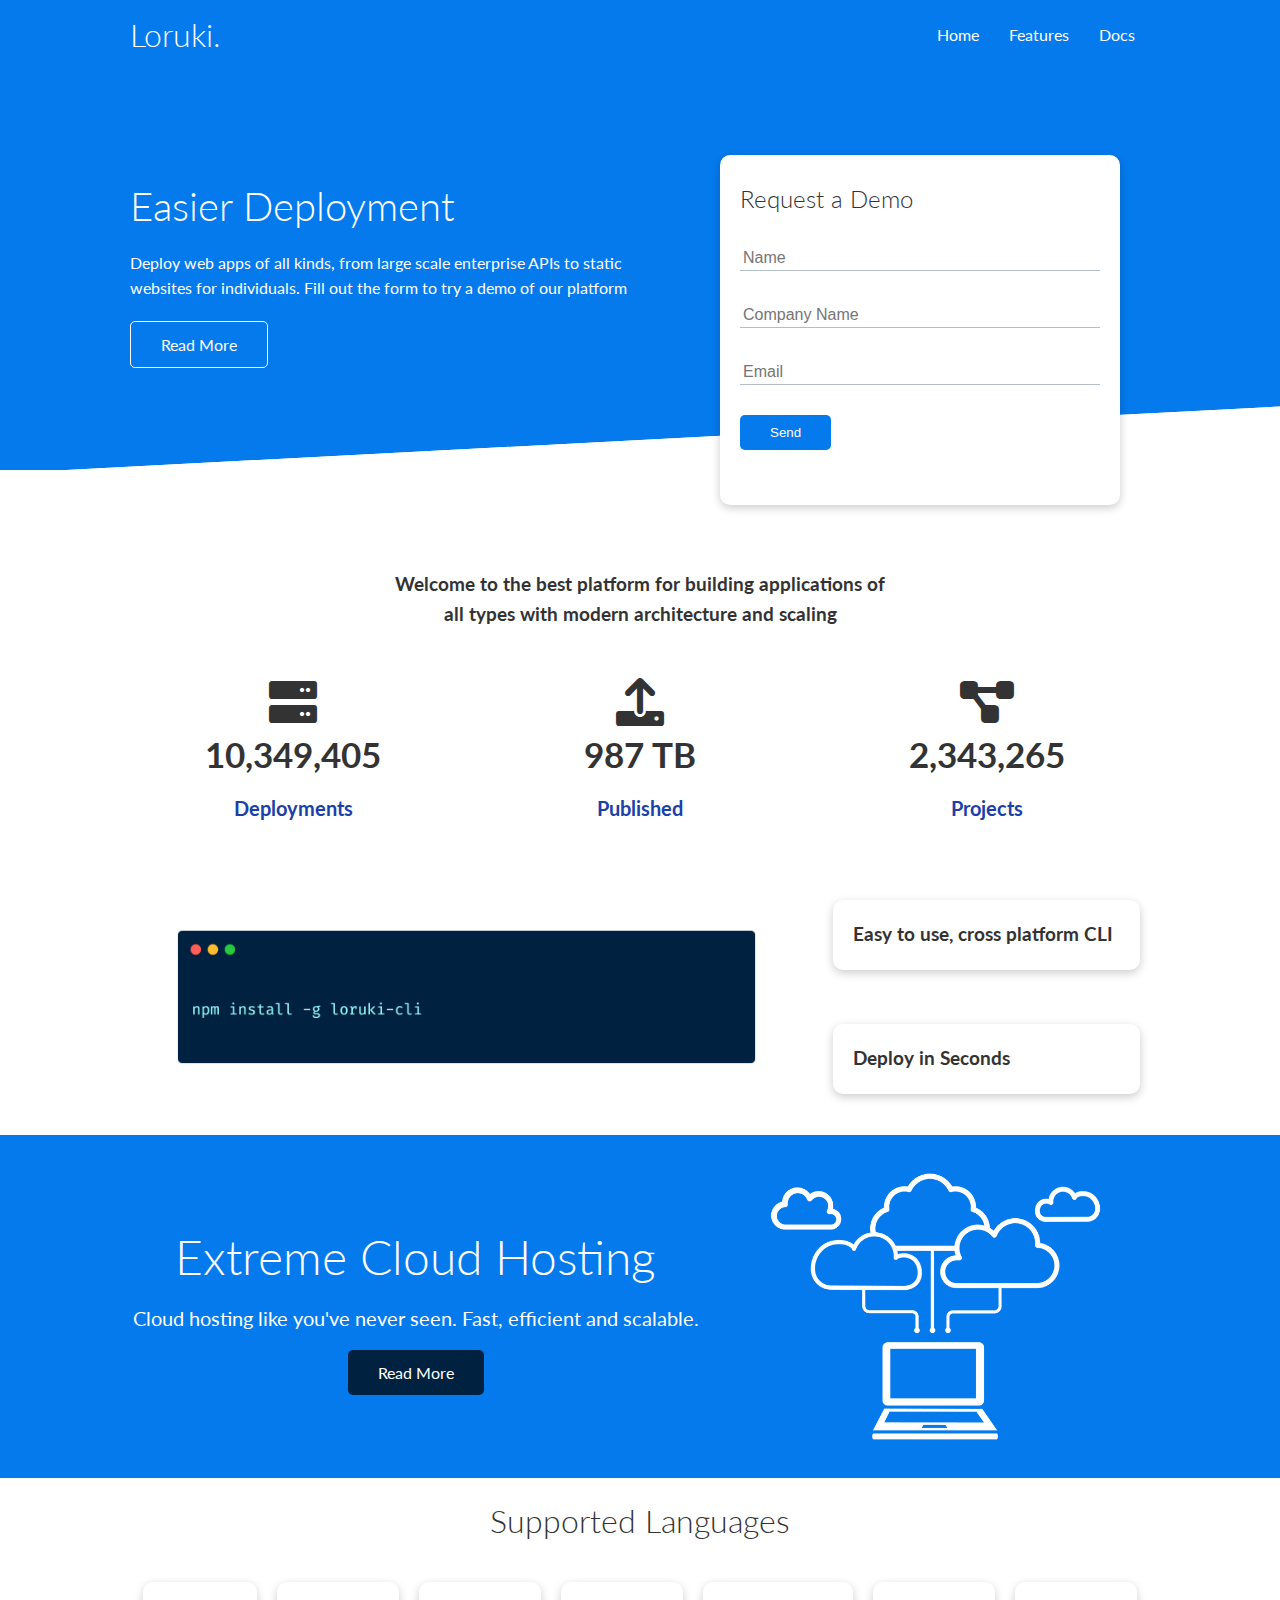
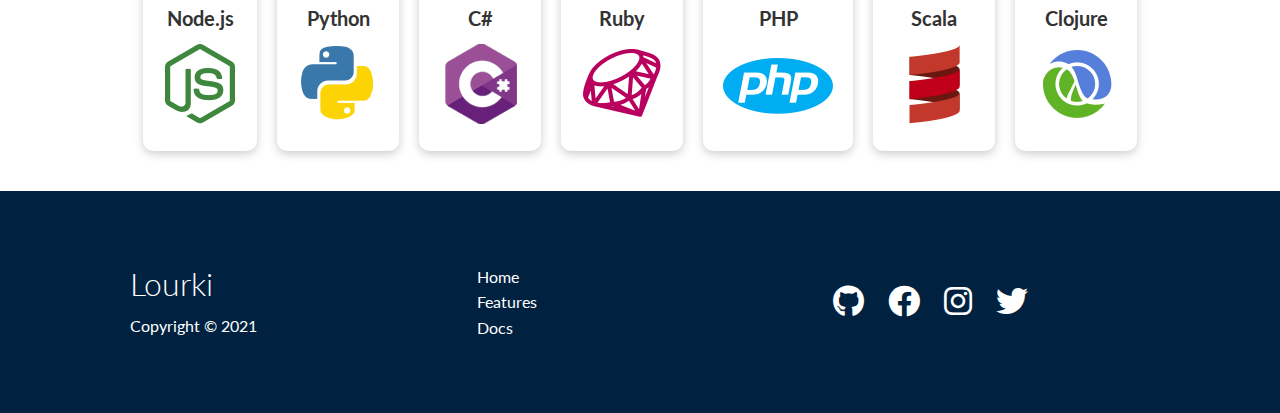
<file: index.html>
<!DOCTYPE html>
<html lang="en">

<head>
  <meta charset="UTF-8">
  <meta http-equiv="X-UA-Compatible" content="IE=edge">
  <meta name="viewport" content="width=device-width, initial-scale=1.0">

  <link rel="stylesheet" href="https://cdnjs.cloudflare.com/ajax/libs/font-awesome/6.0.0-beta3/css/all.min.css">
  <link rel="stylesheet" href="./css/utilities.css">
  <link rel="stylesheet" href="./css/style.css">

  <title>Loruki | Cloud Hosting For Everyone</title>

</head>

<body>

  <!-- Navbar -->
  <div class="navbar">
    <div class="container flex">
      <h1 class="logo">Loruki.</h1>
      <nav>
        <ul>
          <li><a href="./index.html">Home</a></li>
          <li><a href="./features.html">Features</a></li>
          <li><a href="./docs.html">Docs</a></li>
        </ul>
      </nav>
    </div>
  </div>

  <!-- Showcase -->

  <section class="showcase">
    <div class="container grid">

      <div class="showcase-text">
        <h1>Easier Deployment</h1>
        <p>Deploy web apps of all kinds, from large scale enterprise APIs to static websites for individuals. Fill out
          the form to
          try a demo of our platform</p>
        <a href="features.html" class="btn btn-outline">Read More</a>
      </div>

      <div class="showcase-form card">
        <h2>Request a Demo</h2>

        <form>
          <div class="form-control">
            <input type="text" name="name" placeholder="Name" required autocomplete="off">
          </div>
          <div class="form-control">
            <input type="text" name="company" placeholder="Company Name" required autocomplete="off">
          </div>
          <div class="form-control">
            <input type="text" name="email" placeholder="Email" required autocomplete="off">
          </div>
          <input type="submit" value="Send" class="btn btn-primary">
        </form>
      </div>
    </div>
  </section>

  <!-- Stats -->

  <section class="stats">
    <div class="container">
      <h3 class="stats-heading text-center my-1">
        Welcome to the best platform for building applications of all types
        with modern architecture and scaling
      </h3>

      <div class="grid grid-3 text-center my-4">
        <div>
          <i class="fas fa-server fa-3x"></i>
          <h3>10,349,405</h3>
          <p class="text-secondary">Deployments</p>
        </div>
        <div>
          <i class="fas fa-upload fa-3x"></i>
          <h3>987 TB</h3>
          <p class="text-secondary">Published</p>
        </div>
        <div>
          <i class="fas fa-project-diagram fa-3x"></i>
          <h3>2,343,265</h3>
          <p class="text-secondary">Projects</p>
        </div>
      </div>
    </div>
  </section>

  <!-- CLI -->

  <section class="cli">
    <div class="container grid">
      <img src="./images/cli.png" alt="">
      <div class="card">
        <h3>Easy to use, cross platform CLI</h3>
      </div>
      <div class="card">
        <h3>Deploy in Seconds</h3>
      </div>
    </div>
  </section>

  <!-- Cloud -->

  <section class="cloud bg-primary my-2 py-2">
    <div class="container grid">
      <div class="text-center">
        <h2 class="lg">Extreme Cloud Hosting</h2>
        <p class="lead my-1">Cloud hosting like you've never seen. Fast, efficient and scalable.</p>
        <a href="./features.html" class="btn btn-dark">Read More</a>
      </div>
      <img src="./images/cloud.png" alt="">
    </div>
  </section>

  <!-- Languages -->

  <section class="languages">
    <h2 class="md text-center my-2">Supported Languages</h2>
    <div class="container flex">
      <div class="card">
        <h4>Node.js</h4>
        <img src="./images/logos/node.png" alt="">
      </div>
      <div class="card">
        <h4>Python</h4>
        <img src="images/logos/python.png" alt="">
      </div>
      <div class="card">
        <h4>C#</h4>
        <img src="images/logos/csharp.png" alt="">
      </div>
      <div class="card">
        <h4>Ruby</h4>
        <img src="images/logos/ruby.png" alt="">
      </div>
      <div class="card">
        <h4>PHP</h4>
        <img src="images/logos/php.png" alt="">
      </div>
      <div class="card">
        <h4>Scala</h4>
        <img src="images/logos/scala.png" alt="">
      </div>
      <div class="card">
        <h4>Clojure</h4>
        <img src="images/logos/clojure.png" alt="">
      </div>
    </div>
  </section>

  <!-- Footer -->

  <section class="footer bg-dark py-5">
    <div class="container grid grid-3">
      <div>
        <h1>Lourki</h1>
        <p>Copyright &copy; 2021</p>
      </div>
      <nav>
        <ul>
          <li><a href="./index.html">Home</a></li>
          <li><a href="./features.html">Features</a></li>
          <li><a href="./docs.html">Docs</a></li>
        </ul>
      </nav>
      <div class="social">
        <a href="#"><i class="fab fa-github fa-2x"></i></a>
        <a href="#"><i class="fab fa-facebook fa-2x"></i></a>
        <a href="#"><i class="fab fa-instagram fa-2x"></i></a>
        <a href="#"><i class="fab fa-twitter fa-2x"></i></a>
      </div>
    </div>
  </section>

</body>

</html>
</file>
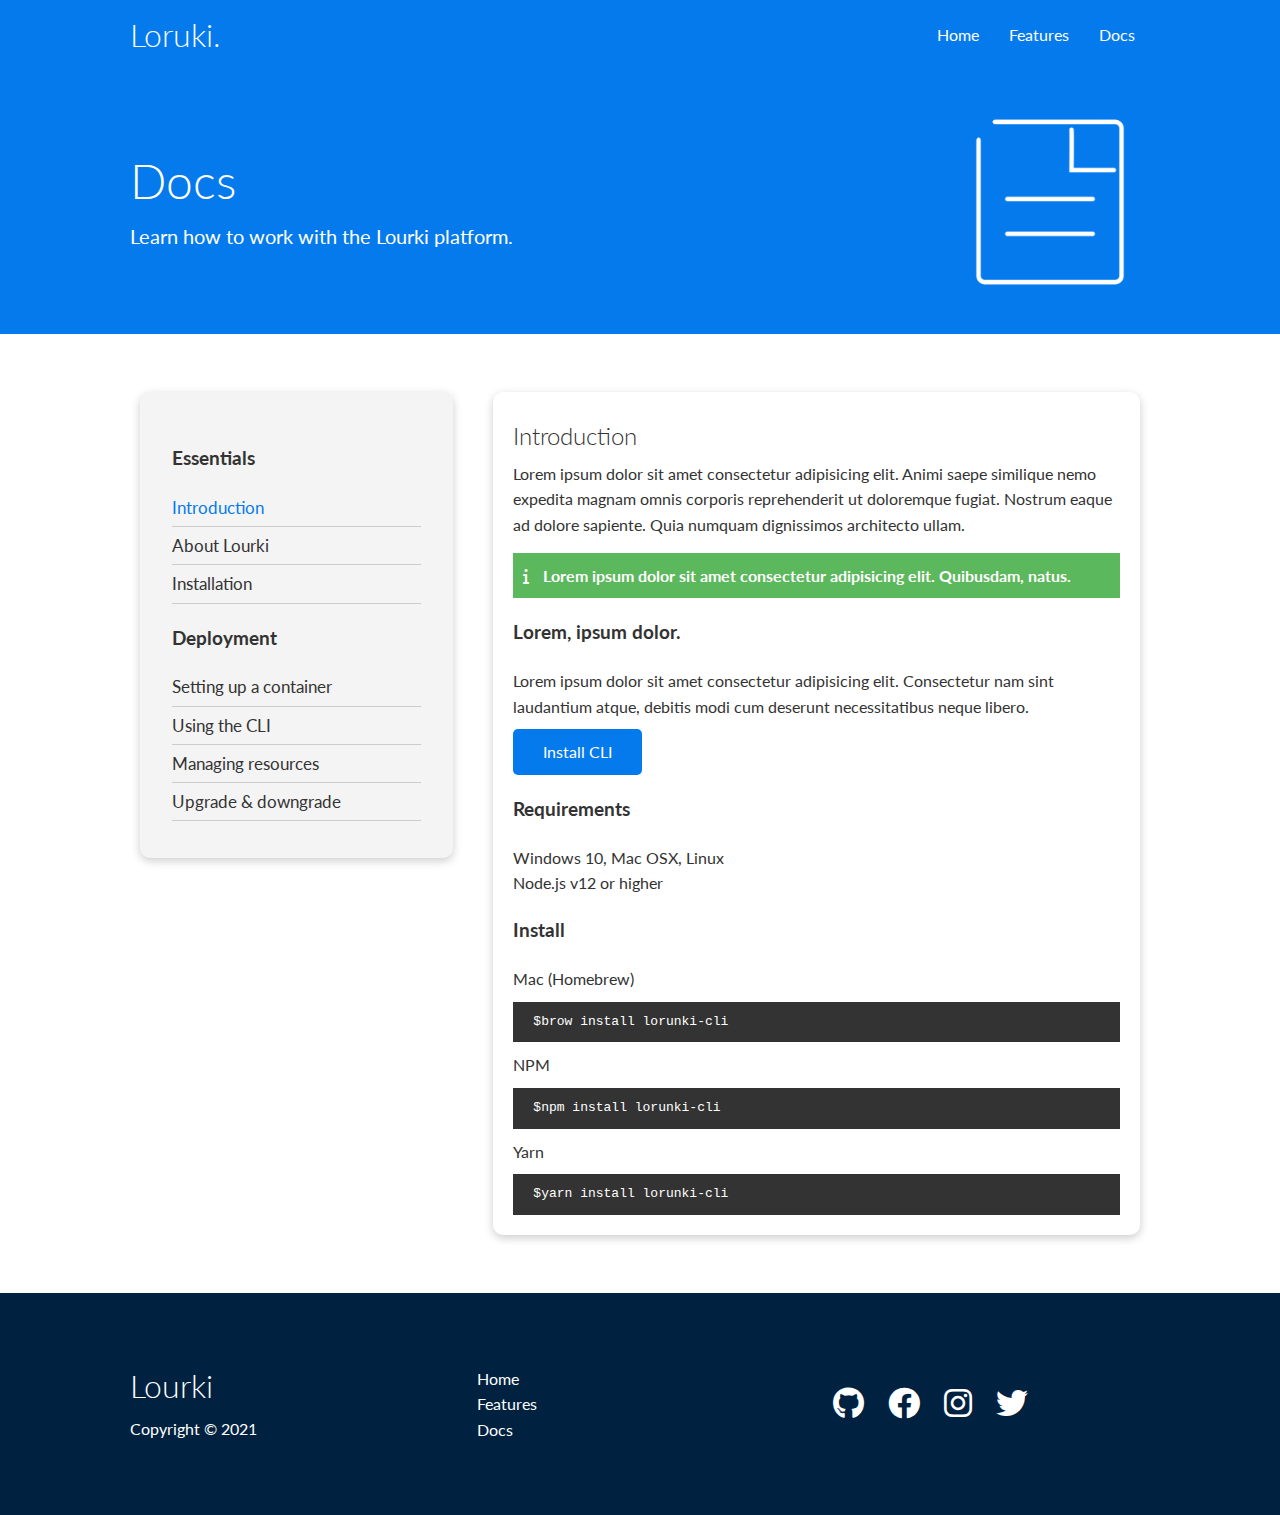
<file: docs.html>
<!DOCTYPE html>
<html lang="en">

<head>
  <meta charset="UTF-8">
  <meta http-equiv="X-UA-Compatible" content="IE=edge">
  <meta name="viewport" content="width=device-width, initial-scale=1.0">

  <link rel="stylesheet" href="https://cdnjs.cloudflare.com/ajax/libs/font-awesome/6.0.0-beta3/css/all.min.css">
  <link rel="stylesheet" href="./css/utilities.css">
  <link rel="stylesheet" href="./css/style.css">

  <title>Loruki | Cloud Hosting For Everyone</title>

</head>

<body>

  <!-- Navbar -->
  <div class="navbar">
    <div class="container flex">
      <h1 class="logo">Loruki.</h1>
      <nav>
        <ul>
          <li><a href="./index.html">Home</a></li>
          <li><a href="./features.html">Features</a></li>
          <li><a href="./docs.html">Docs</a></li>
        </ul>
      </nav>
    </div>
  </div>

  <!-- Head -->
  <section class="docs-head bg-primary py-3">
    <div class="container grid">
      <div>
        <h1 class="xl">Docs</h1>
        <p class="lead">Learn how to work with the Lourki platform.</p>
      </div>
      <img src="./images/docs.png" alt="">
    </div>
  </section>

  <!-- Docs Main -->

  <section class="docs-main my-4">
    <div class="container grid">
      <div class="card bg-light p-3">
        <h3 class="my-2">Essentials</h3>
        <nav>
          <ul>
            <li><a href="#" class="text-primary">Introduction</a></li>
            <li><a href="#">About Lourki</a></li>
            <li><a href="#">Installation</a></li>
          </ul>
        </nav>

        <h3 class="my-2">Deployment</h3>
        <nav>
          <ul>
            <li><a href="#">Setting up a container</a></li>
            <li><a href="#">Using the CLI</a></li>
            <li><a href="#">Managing resources</a></li>
            <li><a href="#">Upgrade & downgrade</a></li>
          </ul>
        </nav>
      </div>

      <div class="card">
        <h2>Introduction</h2>
        <p>Lorem ipsum dolor sit amet consectetur adipisicing elit. Animi saepe similique nemo expedita magnam omnis
          corporis reprehenderit ut doloremque fugiat. Nostrum eaque ad dolore sapiente. Quia numquam dignissimos
          architecto ullam.</p>
        <div class="alert alert-success">
          <i class="fas fa-info"></i>
          Lorem ipsum dolor sit amet consectetur adipisicing elit. Quibusdam, natus.
        </div>
        <h3>Lorem, ipsum dolor.</h3>
        <p>Lorem ipsum dolor sit amet consectetur adipisicing elit. Consectetur nam sint laudantium atque, debitis modi
          cum deserunt necessitatibus neque libero.</p>
        <a href="#" class="btn btn-primary">Install CLI</a>
        <h3>Requirements</h3>
        <ul>
          <li>Windows 10, Mac OSX, Linux</li>
          <li>Node.js v12 or higher</li>
        </ul>
        <h3>Install</h3>
        <p>Mac (Homebrew)</p>
        <pre><code>$brow install lorunki-cli</code></pre>

        <p>NPM</p>
        <pre><code>$npm install lorunki-cli</code></pre>

        <p>Yarn</p>
        <pre><code>$yarn install lorunki-cli</code></pre>

      </div>
    </div>
  </section>


  <!-- Footer -->

  <section class="footer bg-dark py-5">
    <div class="container grid grid-3">
      <div>
        <h1>Lourki</h1>
        <p>Copyright &copy; 2021</p>
      </div>
      <nav>
        <ul>
          <li><a href="./index.html">Home</a></li>
          <li><a href="./features.html">Features</a></li>
          <li><a href="./docs.html">Docs</a></li>
        </ul>
      </nav>
      <div class="social">
        <a href="#"><i class="fab fa-github fa-2x"></i></a>
        <a href="#"><i class="fab fa-facebook fa-2x"></i></a>
        <a href="#"><i class="fab fa-instagram fa-2x"></i></a>
        <a href="#"><i class="fab fa-twitter fa-2x"></i></a>
      </div>
    </div>
  </section>

</body>

</html>
</file>
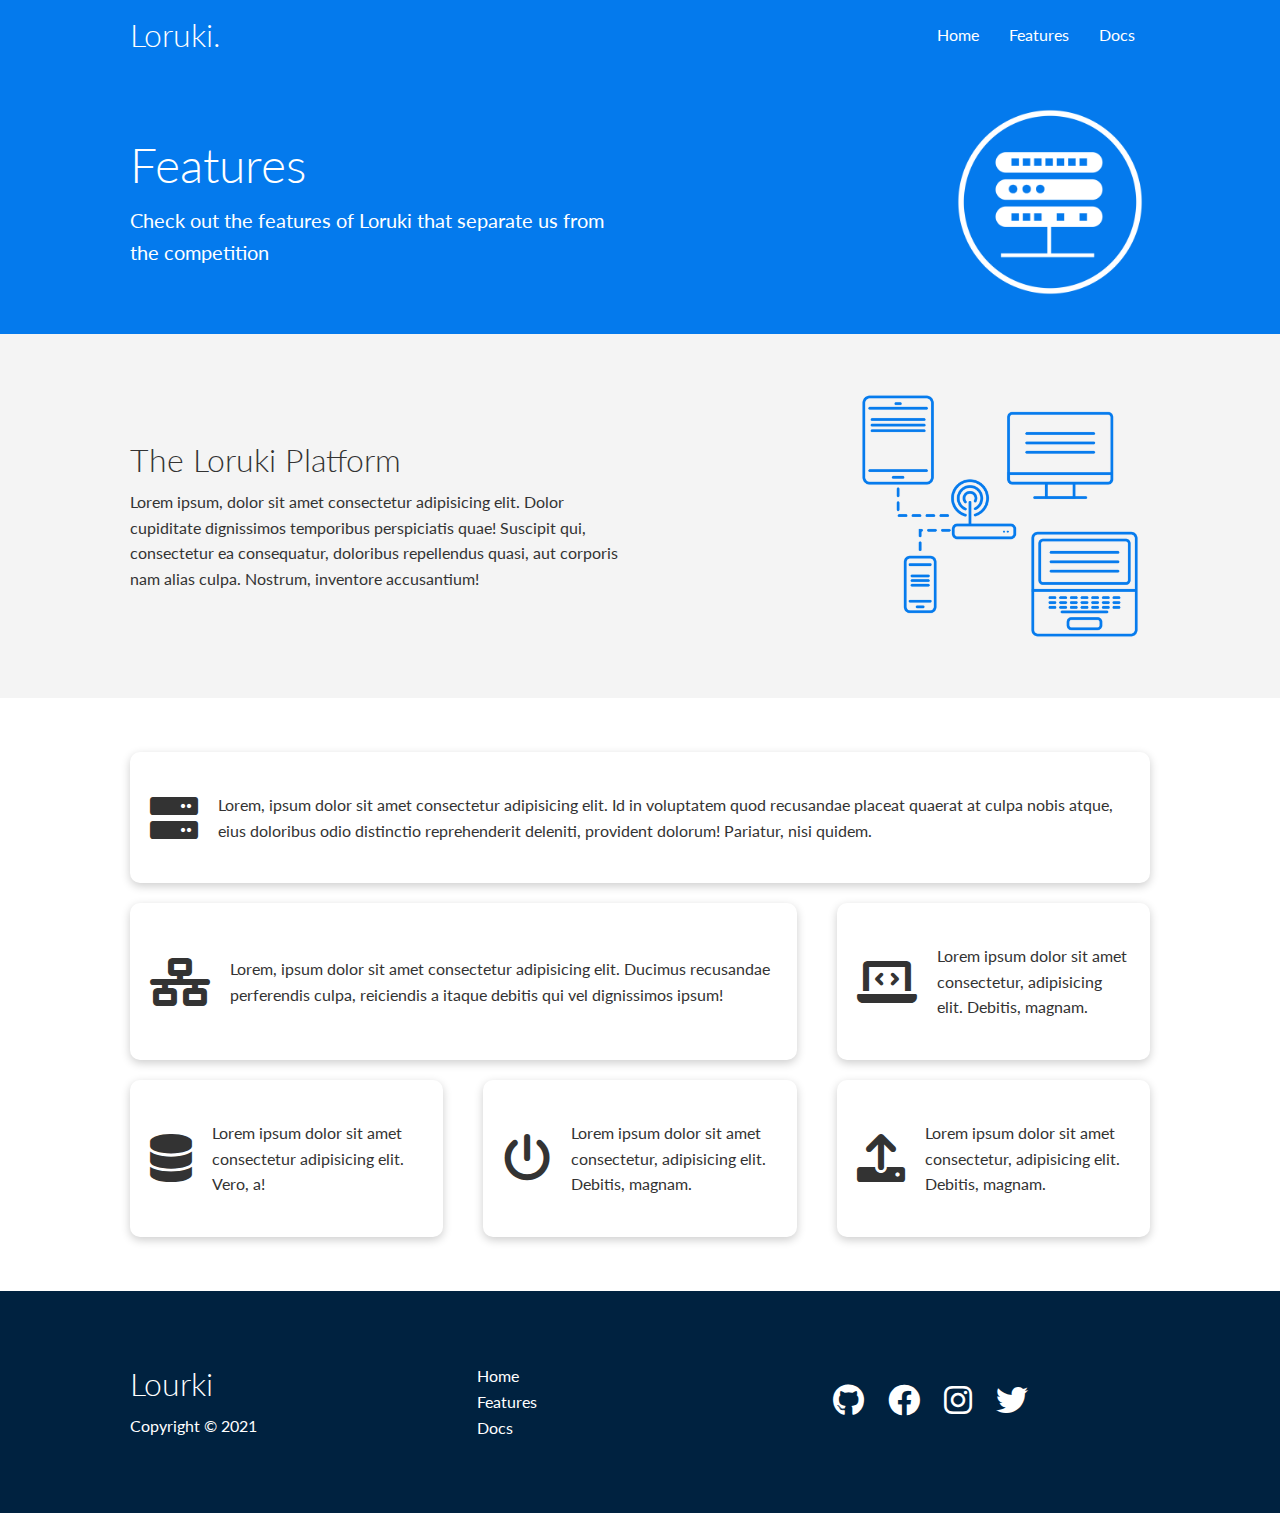
<file: features.html>
<!DOCTYPE html>
<html lang="en">

<head>
  <meta charset="UTF-8">
  <meta http-equiv="X-UA-Compatible" content="IE=edge">
  <meta name="viewport" content="width=device-width, initial-scale=1.0">

  <link rel="stylesheet" href="https://cdnjs.cloudflare.com/ajax/libs/font-awesome/6.0.0-beta3/css/all.min.css">
  <link rel="stylesheet" href="./css/utilities.css">
  <link rel="stylesheet" href="./css/style.css">

  <title>Loruki | Cloud Hosting For Everyone</title>

</head>

<body>

  <!-- Navbar -->
  <div class="navbar">
    <div class="container flex">
      <h1 class="logo">Loruki.</h1>
      <nav>
        <ul>
          <li><a href="./index.html">Home</a></li>
          <li><a href="./features.html">Features</a></li>
          <li><a href="./docs.html">Docs</a></li>
        </ul>
      </nav>
    </div>
  </div>

  <!-- Head -->
  <section class="features-head bg-primary py-3">
    <div class="container grid">
      <div>
        <h1 class="xl">Features</h1>
        <p class="lead">Check out the features of Loruki that separate us from the
          competition</p>
      </div>
      <img src="./images/server.png" alt="">
    </div>
  </section>

  <!-- Sub Head -->

  <section class="features-sub-head bg-light py-3">
    <div class="container grid">
      <div>
        <h1 class="md">The Loruki Platform</h1>
        <p>
          Lorem ipsum, dolor sit amet consectetur adipisicing elit. Dolor cupiditate dignissimos temporibus perspiciatis
          quae!
          Suscipit qui, consectetur ea consequatur, doloribus repellendus quasi, aut corporis nam alias culpa. Nostrum,
          inventore accusantium!
        </p>
      </div>
      <img src="images/server2.png" alt="">
    </div>
  </section>

  <!-- Features Main -->

  <section class="features-main my-2">
    <div class="container grid grid-3">
      <div class="card flex">
        <i class="fas fa-server fa-3x"></i>
        <p>Lorem, ipsum dolor sit amet consectetur adipisicing elit. Id in voluptatem quod recusandae placeat quaerat at
          culpa nobis atque, eius doloribus odio distinctio reprehenderit deleniti, provident dolorum! Pariatur, nisi
          quidem.</p>
      </div>
      <div class="card flex">
        <i class="fas fa-network-wired fa-3x"></i>
        <p>
          Lorem, ipsum dolor sit amet consectetur adipisicing elit. Ducimus
          recusandae perferendis culpa, reiciendis a itaque debitis qui vel
          dignissimos ipsum!
        </p>
      </div>
      <div class="card flex">
        <i class="fas fa-laptop-code fa-3x"></i>
        <p>
          Lorem ipsum dolor sit amet consectetur, adipisicing elit. Debitis,
          magnam.
        </p>
      </div>
      <div class="card flex">
        <i class="fas fa-database fa-3x"></i>
        <p>
          Lorem ipsum dolor sit amet consectetur adipisicing elit. Vero, a!
        </p>
      </div>
      <div class="card flex">
        <i class="fas fa-power-off fa-3x"></i>
        <p>
          Lorem ipsum dolor sit amet consectetur, adipisicing elit. Debitis,
          magnam.
        </p>
      </div>
      <div class="card flex">
        <i class="fas fa-upload fa-3x"></i>
        <p>
          Lorem ipsum dolor sit amet consectetur, adipisicing elit. Debitis,
          magnam.
        </p>
      </div>
    </div>
  </section>

  <!-- Footer -->

  <section class="footer bg-dark py-5">
    <div class="container grid grid-3">
      <div>
        <h1>Lourki</h1>
        <p>Copyright &copy; 2021</p>
      </div>
      <nav>
        <ul>
          <li><a href="./index.html">Home</a></li>
          <li><a href="./features.html">Features</a></li>
          <li><a href="./docs.html">Docs</a></li>
        </ul>
      </nav>
      <div class="social">
        <a href="#"><i class="fab fa-github fa-2x"></i></a>
        <a href="#"><i class="fab fa-facebook fa-2x"></i></a>
        <a href="#"><i class="fab fa-instagram fa-2x"></i></a>
        <a href="#"><i class="fab fa-twitter fa-2x"></i></a>
      </div>
    </div>
  </section>

</body>

</html>
</file>
<file: css/utilities.css>
/* Utility Classes */

.container {
  max-width: 1100px;
  margin: 0 auto;
  overflow: auto;
  padding: 0 40px;
}

.card {
  background: #fff;
  color: #333;
  border-radius: 10px;
  box-shadow: 0 3px 10px rgba(0 0 0 / 20%);
  padding: 20px;
  margin: 10px;
}

.btn {
  display: inline-block;
  padding: 10px 30px;
  cursor: pointer;
  background-color: var(--primary-color);
  color: #fff;
  border: none;
  border-radius: 5px;
}

.btn:hover {
  transform: scale(0.98);
}

.btn-outline {
  background-color: transparent;
  border: 1px solid #fff;
}

/* Backgrounds  & Coloured Buttons*/

.bg-primary,
.btn-primary {
  background: var(--primary-color);
  color: #fff;
}

.bg-secondary,
.btn-secondary {
  background: var(--secondary-color);
  color: #fff;
}

.bg-dark,
.btn-dark {
  background: var(--dark-color);
  color: #fff;
}

.bg-primary a,
.btn-primary a,
.bg-secondary a,
.btn-secondary a,
.bg-dark a,
.btn-dark a {
  color: #fff;
}

.bg-light,
.btn-light {
  background: var(--light-color);
  color: #333;
}

/* Text Colors */

.text-primary {
  color: var(--primary-color);
}

.text-secondary {
  color: var(--secondary-color);
}

.text-dark {
  color: var(--dark-color);
}

/* Text Sizes */

.lead {
  font-size: 20px;
}

.sm {
  font-size: 1rem;
}

.md {
  font-size: 2rem;
}

.lg {
  font-size: 3rem;
}

.xl {
  font-size: 3rem;
}

.text-center {
  text-align: center;
}

/* Alert */

.alert {
  background: var(--light-color);
  padding: 10px;
  font-weight: bold;
  margin: 15px 0;
}

.alert i {
  margin-right: 10px;
}

.alert-success {
  background: var(--success-color);
  color: #fff;
}

.alert-error {
  background: var(--error-color);
  color: #fff;
}

.flex {
  height: 100%;
  display: flex;
  justify-content: center;
  align-items: center;
}

.grid {
  height: 100%;
  display: grid;
  grid-template-columns: repeat(2, 1fr);
  gap: 20px;
  justify-content: center;
  align-items: center;
}

.grid-3 {
  grid-template-columns: repeat(3, 1fr);
}

/* Margin */

.my-1 {
  margin: 1rem 0;
}

.my-2 {
  margin: 1.5rem 0;
}

.my-3 {
  margin: 2rem 0;
}

.my-4 {
  margin: 3rem 0;
}

.my-5 {
  margin: 4rem 0;
}

.m-1 {
  margin: 1rem;
}

.m-2 {
  margin: 1.5rem;
}

.m-3 {
  margin: 2rem;
}

.m-4 {
  margin: 3rem;
}

.m-5 {
  margin: 4rem;
}

/* Padding */

.py-1 {
  padding: 1rem 0;
}

.py-2 {
  padding: 1.5rem 0;
}

.py-3 {
  padding: 2rem 0;
}

.py-4 {
  padding: 3rem 0;
}

.py-5 {
  padding: 4rem 0;
}

.p-1 {
  padding: 1rem;
}

.p-2 {
  padding: 1.5rem;
}

.p-3 {
  padding: 2rem;
}

.p-4 {
  padding: 3rem;
}

.p-5 {
  padding: 4rem;
}
</file>
<file: css/style.css>
@import url("https://fonts.googleapis.com/css2?family=Lato:wght@300&display=swap");

:root {
  --primary-color: #047aed;
  --secondary-color: #1c3fa8;
  --dark-color: #002240;
  --light-color: #f4f4f4;
  --success-color: #5cb85c;
  --error-color: #d9534f;
}

* {
  margin: 0;
  padding: 0;
  box-sizing: border-box;
}

body {
  font-family: "Lato", sans-serif;
  color: #333;
  line-height: 1.6;
}

ul {
  list-style: none;
}

a {
  text-decoration: none;
  color: #333;
}

h1,
h2 {
  font-weight: 300;
  line-height: 1.2;
  margin: 10px 0;
}

p {
  margin: 10px 0;
}

img {
  width: 100%;
}

code,
pre {
  background: #333;
  color: #fff;
  padding: 10px;
}

/* Navbar Styling */

.navbar {
  background-color: var(--primary-color);
  color: #fff;
  height: 70px;
}

.navbar .flex {
  justify-content: space-between;
}

.navbar ul {
  display: flex;
}

.navbar a {
  color: #fff;
  padding: 10px;
  margin: 0 5px;
}

.navbar a:hover {
  border-bottom: 2px solid #fff;
}

/* Showcase Styling */

.showcase {
  height: 400px;
  background-color: var(--primary-color);
  color: #fff;
  position: relative;
}

.showcase::before,
.showcase::after {
  content: "";
  position: absolute;
  height: 100px;
  bottom: -70px;
  left: 0;
  right: 0;
  background: #fff;
  transform: skewY(-3deg);
  -webkit-transform: skewY(-3deg);
  -moz-transform: skewY(-3deg);
  -ms-transform: skewY(-3deg);
}

.showcase h1 {
  font-size: 40px;
}

.showcase p {
  margin: 20px 0;
}

.showcase .grid {
  grid-template-columns: 5fr 4fr;
  gap: 30px;
  overflow: visible;
}

.showcase-text {
  animation: SlideInFromLeft 1s ease-in;
}

.showcase-form {
  position: relative;
  top: 60px;
  height: 350px;
  width: 400px;
  z-index: 100;
  animation: SlideInFromRight 1s ease-in;
}

.showcase-form .form-control {
  margin: 30px 0;
}

.showcase-form input[type="text"],
.showcase-form input[type="email"] {
  border: 0;
  border-bottom: 1px solid #b4becb;
  width: 100%;
  padding: 3px;
  font-size: 16px;
}

.showcase-form input:focus {
  outline: none;
}

/* Stats Styling */

.stats {
  padding-top: 100px;
  animation: SlideInFromBottom 1s ease-in;
}

.stats-heading {
  max-width: 500px;
  margin: auto;
}

.stats .grid h3 {
  font-size: 35px;
}

.stats .grid p {
  font-size: 20px;
  font-weight: bold;
}

/* CLI */

.cli .grid {
  grid-template-columns: repeat(3, 1fr);
  grid-template-rows: repeat(2, 1fr);
}

.cli .grid > *:first-child {
  grid-column: 1 / span 2;
  grid-row: 1 / span 2;
}

/* Cloud */

.cloud .grid {
  grid-template-columns: 4fr 3fr;
}

/* Languages */

.languages .flex {
  flex-wrap: wrap;
}

.languages .card {
  text-align: center;
  margin: 18px 10px 40px;
  transition: transform 0.2s ease-in;
}

.languages .card:hover {
  transform: translateY(-15px);
}

.languages .card h4 {
  font-size: 20px;
  margin-bottom: 10px;
}

/* Features */

.features-head img,
.docs-head img {
  width: 200px;
  justify-self: end;
}

.features-sub-head img {
  width: 300px;
  justify-self: end;
}

.features-main .card > i {
  margin-right: 20px;
}

.features-main .grid {
  padding: 30px;
}

.features-main .grid *:nth-child(1) {
  grid-column: 1 / span 3;
}

.features-main .grid *:nth-child(2) {
  grid-column: 1 / span 2;
}

/* Docs */

.docs-main h3 {
  margin: 20px 0;
}

.docs-main .grid {
  grid-template-columns: 1fr 2fr;
  align-items: start;
}

.docs-main nav li {
  font-size: 17px;
  padding-bottom: 5px;
  margin-bottom: 5px;
  border-bottom: 1px solid #ccc;
}

.docs-main a:hover {
  font-weight: bold;
}

/* Footer */

.footer .social a {
  margin: 0 10px;
}

/* Animations */

@keyframes SlideInFromLeft {
  0% {
    transform: translateX(-100%);
  }

  100% {
    transform: translateX(0);
  }
}

@keyframes SlideInFromRight {
  0% {
    transform: translateX(100%);
  }

  100% {
    transform: translateX(0);
  }
}

@keyframes SlideInFromTop {
  0% {
    transform: translateY(-100%);
  }

  100% {
    transform: translateY(0);
  }
}

@keyframes SlideInFromBottom {
  0% {
    transform: translateY(100%);
  }

  100% {
    transform: translateY(0);
  }
}

/* Tablet and Under */

@media (max-width: 768px) {
  .grid,
  .showcase .grid,
  .stats .grid,
  .cli .grid,
  .cloud .grid,
  .features-main .grid,
  .docs-main .grid {
    grid-template-columns: 1fr;
    grid-template-rows: 1fr;
  }

  .showcase {
    height: auto;
  }

  .showcase-text {
    text-align: center;
    margin-top: 40px;
    animation: SlideInFromTop 1s ease-in 0s 1;
  }

  .showcase-form {
    justify-self: center;
    margin: auto;
    animation: SlideInFromBottom 1s ease-in 0s 1;
  }

  .cli .grid > *:first-child {
    grid-column: 1;
    grid-row: 1;
  }

  .features-head,
  .features-sub-head,
  .docs-head {
    text-align: center;
  }

  .features-head img,
  .features-sub-head img,
  .docs-head img {
    justify-self: center;
  }

  .features-main .grid > *:first-child,
  .features-main .grid > *:nth-child(2) {
    grid-column: 1;
  }
}

/* Mobile */

@media (max-width: 500px) {
  .navbar {
    height: 110px;
  }

  .navbar .flex {
    flex-direction: column;
  }

  .navbar ul {
    padding: 10px;
    background-color: rgb(0 0 0 / 10%);
  }
}
</file>
